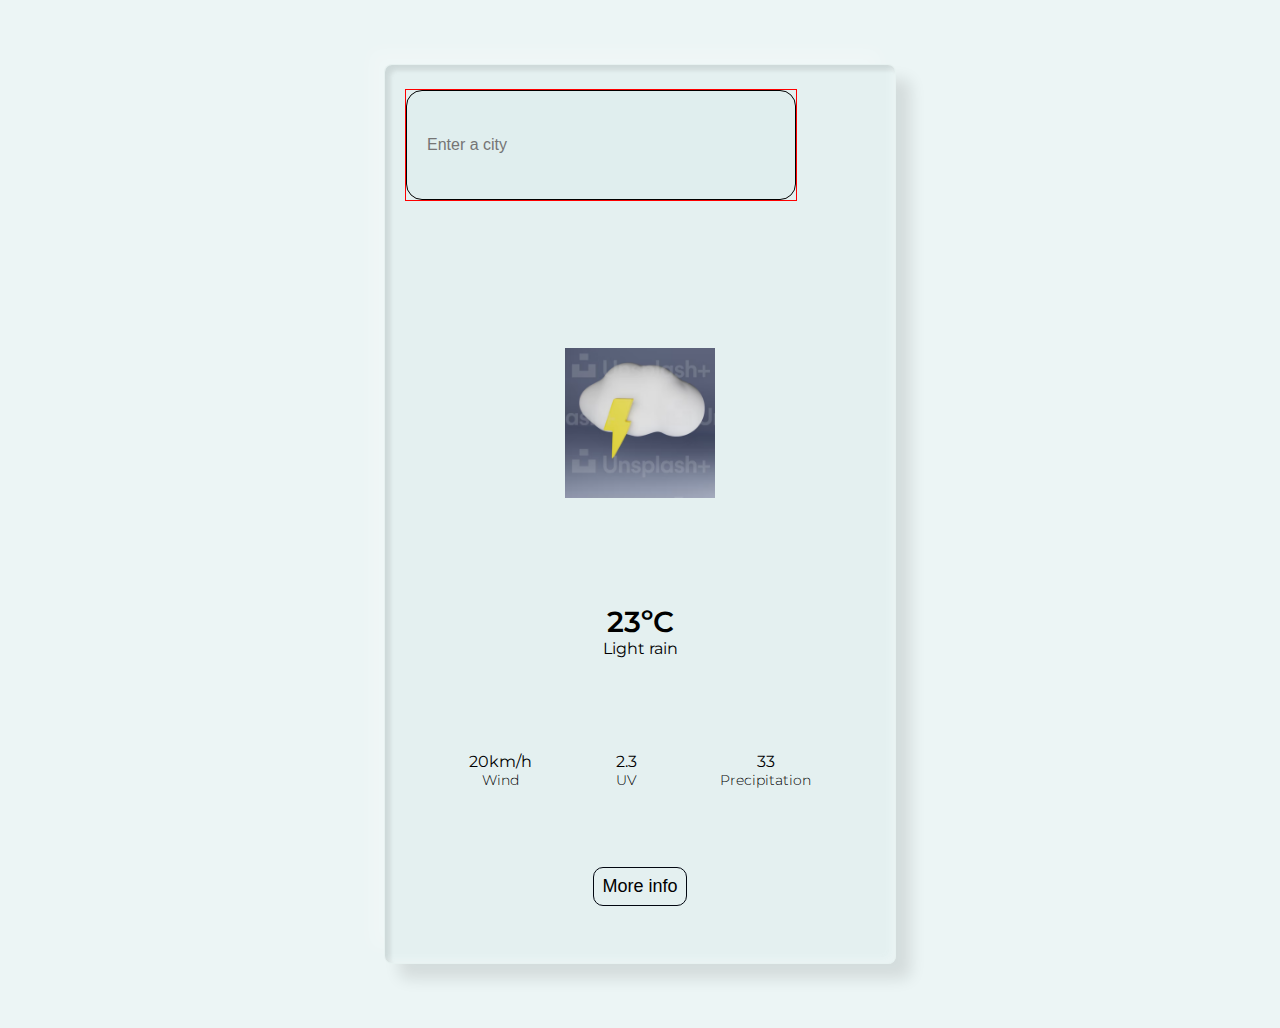
<file: index.html>
<!DOCTYPE html>
<html lang="en">
  <head>
    <meta charset="UTF-8" />
    <meta http-equiv="X-UA-Compatible" content="IE=edge" />
    <meta name="viewport" content="width=device-width, initial-scale=1.0" />
    <title>Document</title>
    <link rel="stylesheet" href="style.css" />
    <link
      rel="stylesheet"
      href="https://cdnjs.cloudflare.com/ajax/libs/font-awesome/6.3.0/css/all.min.css"
      integrity="sha512-SzlrxWUlpfuzQ+pcUCosxcglQRNAq/DZjVsC0lE40xsADsfeQoEypE+enwcOiGjk/bSuGGKHEyjSoQ1zVisanQ=="
      crossorigin="anonymous"
      referrerpolicy="no-referrer"
    />
    <script defer src="index.js"></script>
  </head>
  <body>
    <section class="main">
      <section class="header">
        <form class="location">
          <a href="" class="location-dot"><i class="fa fa-location-dot"></i></a>
          <input
            type="text"
            name="location"
            id="location"
            placeholder="Enter a city"
          />
          <a href="" class="searchBtn"
            ><i class="fa fa-magnifying-glass"></i
          ></a>
        </form>

        <div class="reload">
          <a href="" class="reloadBtn"
            ><i class="fa-solid fa-rotate-right"></i
          ></a>
        </div>
      </section>

      <section class="mid">
        <div class="conditions">
          <div class="icon">
            <div class="img-container">
              <img src="cloud.png" alt="cloud" />
            </div>
            <div class="temperature-container">
              <p class="temperature">23ºC</p>
            </div>
            <div class="description-container">
              <p class="description">Light rain</p>
            </div>
          </div>
        </div>
        <div class="other-conditions">
          <div>
            <i class="fa-solid fa-wind"></i>
            <p class="wind-data">20km/h</p>
            <p class="wind">Wind</p>
          </div>
          <div>
            <i class="fa-regular fa-sun"></i>
            <p class="uv-data">2.3</p>
            <p class="uv">UV</p>
          </div>
          <div>
            <i class="fa-solid fa-droplet"></i>
            <p class="precip-data">33</p>
            <p class="precip">Precipitation</p>
          </div>
        </div>
      </section>

      <section class="bottom">
        <div class="more-info">
          <button id="more-info-btn">More info</button>
          <!-- <i class="fa fa-arrow-down"></i> -->
        </div>

        <div class="hidden-info-main">
          <div class="hidden-info">
            <div>
              <i class="fa-solid fa-compass"></i>
              <span>Wind direction</span>
              <span class="wind-direction-data">data</span>
            </div>
            <div>
              <i class="fa-solid fa-temperature-half"></i>
              <span>Atmospheric pressure</span>
              <span class="atm-pressure-data">data</span>
            </div>
            <div>
              <i class="fa-solid fa-cloud"></i>
              <span>Humidity</span>
              <span class="humidity-data">data</span>
            </div>
            <div>
              <i class="fa-solid fa-eye-slash"></i>
              <span>Visibility</span>
              <span class="visibility-data">data</span>
            </div>
          </div>
          <div class="close-btn-div"><i class="fa fa-circle-xmark"></i></div>
        </div>
      </section>
    </section>
  </body>
</html>
<!-- src="//cdn.weatherapi.com/weather/64x64/day/296.png"
                alt="icon" -->
</file>
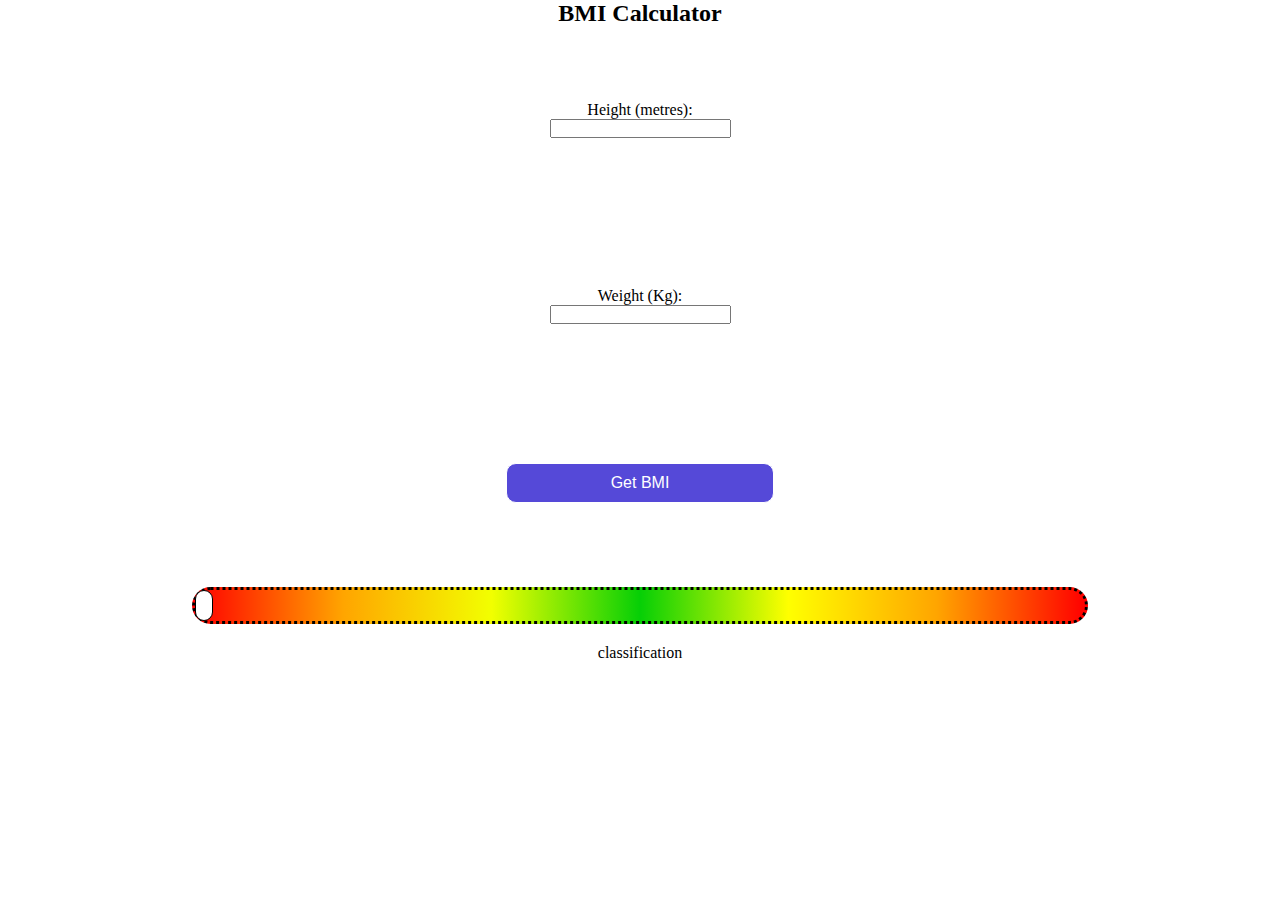
<file: bmiCalculator/index.html>
<!DOCTYPE html>
<html lang="en">
  <head>
    <meta charset="UTF-8" />
    <meta http-equiv="X-UA-Compatible" content="IE=edge" />
    <meta name="viewport" content="width=device-width, initial-scale=1.0" />
    <title>Document</title>
    <link
      href="https://cdn.jsdelivr.net/npm/bootstrap@5.3.0-alpha1/dist/css/bootstrap.min.css"
      rel="stylesheet"
      integrity="sha384-GLhlTQ8iRABdZLl6O3oVMWSktQOp6b7In1Zl3/Jr59b6EGGoI1aFkw7cmDA6j6gD"
      crossorigin="anonymous"
    />
    <script
      src="https://cdn.jsdelivr.net/npm/bootstrap@5.3.0-alpha1/dist/js/bootstrap.bundle.min.js"
      integrity="sha384-w76AqPfDkMBDXo30jS1Sgez6pr3x5MlQ1ZAGC+nuZB+EYdgRZgiwxhTBTkF7CXvN"
      crossorigin="anonymous"
    ></script>
    <link rel="stylesheet" href="style.css" />
    <script src="index.js" defer></script>
  </head>
  <body>
    <section>
      <h2 class="main-header">BMI Calculator</h2>
      <div>
        <div class="inputArea">
          <form action="" name="form">
            <div>
              <label for="height">Height (metres):</label>
              <input type="number" name="height" id="height" required />
            </div>

            <div>
              <label for="weight">Weight (Kg):</label>
              <input
                type="number"
                name="weight"
                id="weight"
                required="required"
              />
            </div>

            <button id="getBmi" class="btn btn-primary">Get BMI</button>
          </form>
        </div>
        <div>
          <p><span id="bmi"></span></p>
        </div>
        <div class="range">
          <span class="pointerParent">
            <span
              class="pointer"
            ></span>
          </span>
        </div>
        <p class="classification fs-3 fw-light">classification</p>
      </div>
    </section>
  </body>
</html>
</file>
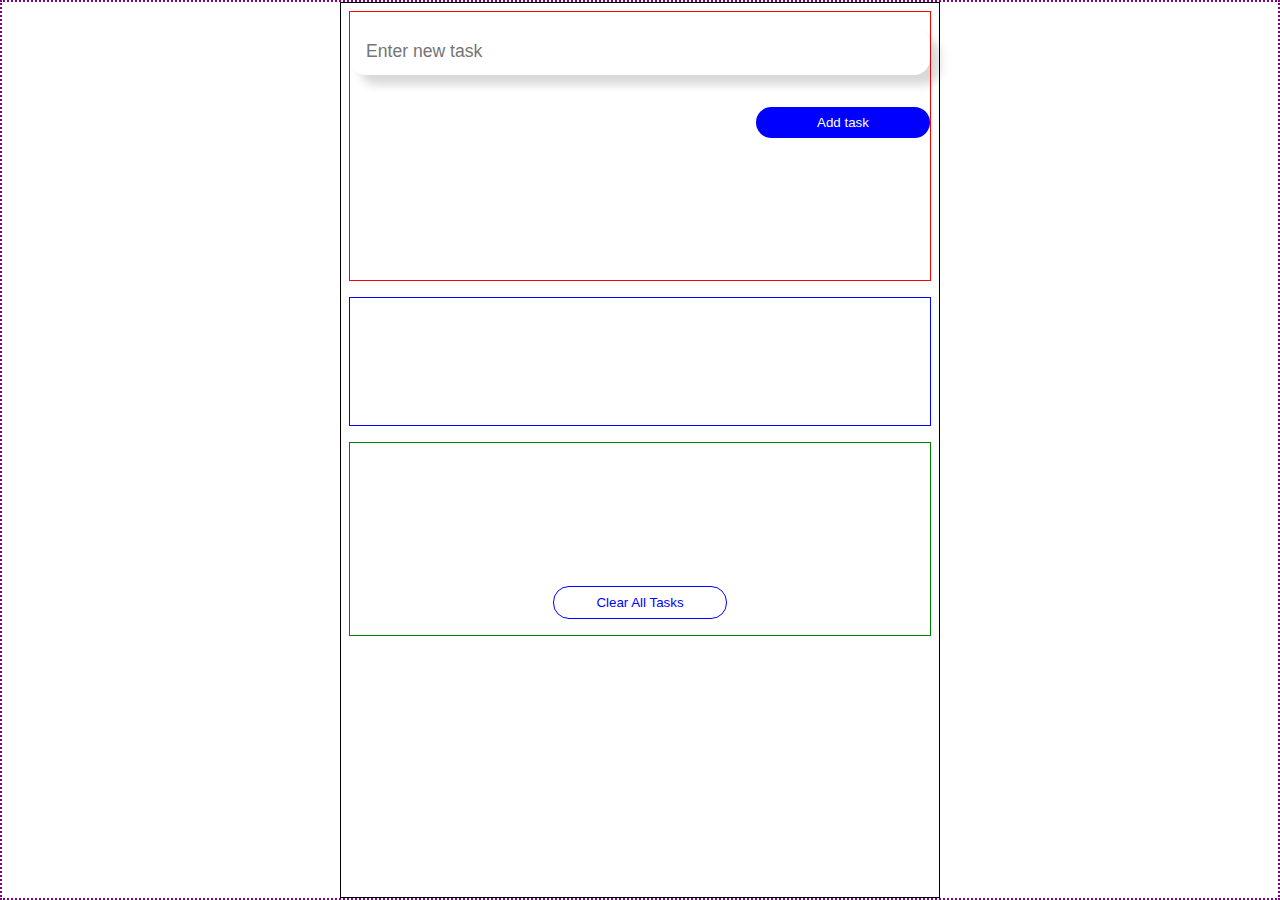
<file: ToDoList/task.html>
<!DOCTYPE html>
<html lang="en">
<head>
    <meta charset="UTF-8">
    <meta http-equiv="X-UA-Compatible" content="IE=edge">
    <meta name="viewport" content="width=image.png, initial-scale=1.0">
    <title>Document</title>
    <link rel="stylesheet" href="task.css">
    <link
      rel="stylesheet"
      href="https://cdnjs.cloudflare.com/ajax/libs/font-awesome/6.4.0/css/all.css"
      integrity="sha512-Z0kTB03S7BU+JFU0nw9mjSBcRnZm2Bvm0tzOX9/OuOuz01XQfOpa0w/N9u6Jf2f1OAdegdIPWZ9nIZZ+keEvBw=="
      crossorigin="anonymous"
      referrerpolicy="no-referrer"
    />
    <script defer src="task.js"></script>
</head>
<body>
    <section>
        <div class="input-field">
            <form action="" name="form">
                <input
                  type="text"
                  name="new-task"
                  id=""
                  placeholder="Enter new task"
                />
                <input type="submit" value="Add task" id="submit-task">
        </div>
        <div class="tasks">
            <ul>
                <li><input type="checkbox" name="" id="">task 1 <i class="fa-solid fa-xmark"></i></li>
                <li><input type="checkbox" name="" id="">task 2 <i class="fa-solid fa-xmark"></i></li>
                <li><input type="checkbox" name="" id="">task 3 <i class="fa-solid fa-xmark"></i></li>
            </ul>
        </div>
        <div class="clear-all">
            <button>Clear All Tasks</button>
        </div>
    </section>
</body>
</html>
</file>
<file: style.css>
@import url("https://fonts.googleapis.com/css2?family=Montserrat:wght@400&display=swap");

* {
  margin: 0;
  padding: 0;
  box-sizing: border-box;
}
body {
  font-family: "Montserrat", sans-serif;
  display: flex;
  justify-content: center;
  align-items: center;
  background-color: hsla(180, 30%, 89%, 0.514);
  padding: 5% 0;
}
.main {
  display: flex;
  flex-direction: column;
  /* align-items: space-between; */
  justify-content: space-between;
  background-color: hsla(180, 30%, 89%, 0.514);
  box-shadow: -15px -15px 15px rgba(255, 255, 255, 0.2),
    15px 15px 15px rgba(0, 0, 0, 0.1),
    inset -5px -5px 5px rgba(255, 255, 255, 0.2),
    inset 5px 5px 5px rgba(0, 0, 0, 0.1);
  border: 1px solid rgba(235, 243, 241, 0.452);
  height: 100vh;
  margin: 0 30%;
  width: 70%;
  min-width: 500px;
  border-radius: 8px;
  /* background-color: white; */
  /* padding: 5% 10%; */
}
/* .main > section{
    flex: 1;
} */

/* header section */
.header {
  /* border: 1px solid red; */
  display: flex;
  flex: 0.5;
}
.header > .location {
  width: 80%;
  border: 1px solid red;
  position: relative;
  /* height: 70%; */
  margin: 1.5rem 0;
  margin-left: 20px;
  /* background-color: rgba(122, 10, 192, 0.297); */
  /* display: flex;
  justify-content: center;
  align-items: center; */
  /* border: 1px solid red; */
}

.location * {
  /* border: 1px solid red; */
  height: 2rem;
}

.location > a {
  text-decoration: none;
  color: inherit;
  position: absolute;
  /* border: 1px solid blue; */
  display: flex;
  justify-content: center;
  align-items: center;
  height: 100%;
  padding: 3px;
  /* width: 15%; */
}

.location-dot {
  top: 0;
  left: 0;
}
.searchBtn {
  top: 0;
  right: 0;
}
/* .location-dot{
  position: absolute;
  top: 0;
  right: 0;

} */

.location > input[type="text"] {
  display: block;
  width: 100%;
  height: 100%;
  padding: 0 20px;
  font-size: inherit;
  background-color: hsla(180, 30%, 89%, 0.514);
  font-weight: 300;
  border-radius: 16px;
  border: 1px solid black;

  /* line-height: 40px; */
  /* padding-left: 10px; */
  /* text-align: center; */
}
a > i {
  font-size: 20px;
  /* display: flex;
  justify-content: center;
  align-items: center; */
}

.fa-location-dot {
  /* background-color: white; */
  border-radius: 7px 0 0 7px;
  /* border: 1px solid black; */
  display: flex;
  justify-content: center;
  align-items: center;
}
.location > .fa-magnifying-glass {
  background-color: white;
  border-radius: 0 7px 7px 0;
  /* border: 1px solid black; */
}
.header > .reload {
  width: 20%;
  /* background-color: rgba(24, 197, 203, 0.297); */
  display: flex;
  justify-content: center;
  align-items: center;
  /* font-size: 20px; */
}

.fa-rotate-right {
  color: black;
}

/* mid section */
.mid {
  /* border: 2px solid green; */
  flex: 2;
}

.mid > .conditions {
  height: 70%;
  /* border: 2px dotted orange; */
  /* background-color: rgba(87, 170, 225, 0.539); */
}

.conditions > .icon {
  /* border: 3px solid black; */
  display: flex;
  flex-direction: column;
  align-items: center;
  justify-content: space-evenly;
  padding: 1rem;
  height: 100%;
}

.description {
  text-align: center;
}

/* .icon * {
  /* border: 2px dotted purple; */
/* display: block;  */

.icon > .img-container {
  flex: 1;
  width: 100%;
  display: flex;
  align-items: center;
  justify-content: center;
}

.img-container > img {
  height: 150px;
  width: 150px;
  object-fit: cover;
}

.temperature-container > .temperature {
  font-weight: 600;
  font-size: 1.8rem;
}

.mid > .other-conditions {
  /* border: 1px solid red; */
  display: flex;
  justify-content: space-evenly;
  align-items: center;
  height: 30%;
}

.other-conditions * {
  text-align: center;
}

.wind,
.uv,
.precip {
  font-size: 14px;
  font-weight: 300;
}

/* bottom section */
.bottom {
  /* border: 1px solid blue; */
  flex: 0.3;
}

.bottom > .more-info {
  text-align: center;
}

.more-info * {
  margin: 0.3rem;
  font-size: 18px;
  display: block;
}

#more-info-btn {
  margin: 0 auto;
  cursor: pointer;
  padding: 8px;
  border-radius: 10px;
  border: 1px solid rgb(1, 6, 16);
  background-color: inherit;
  font-weight: 300;
  transition: all 0.4s;
}

#more-info-btn:hover {
  background-color: rgb(1, 6, 16);
  color: white;
  transform: translateY(-3px);
}

.hidden-info-main {
  transition: all 0.3s ease-in-out;
  display: none;
  position: absolute;
  top: 50%;
  left: 50%;
  transform: translate(-50%, -50%);
  height: 100vh;
  width: 100vw;
  /* background-color: rgba(128, 119, 211, 0.461); */
  backdrop-filter: blur(4px);
  background: linear-gradient(
    65deg,
    rgba(134, 186, 220, 0.463),
    rgba(167, 175, 220, 0.288),
    rgba(128, 119, 211, 0.461)
  );
  /* display: flex; */
  flex-direction: column;
  justify-content: center;
  align-items: center;
}

.hidden-info {
  display: flex;
  justify-content: center;
  align-items: center;
  border-radius: 16px;
  border: 1px solid rgba(255, 255, 255, 0.3);
  border-bottom: 1px solid rgba(255, 255, 255, 0.3);
  border-right: 1px solid rgba(255, 255, 255, 0.2);
  box-shadow: 0 25px 45px 0 rgba(0, 0, 0, 0.2);
  background-color: white;
  height: 60%;
  width: 70%;
  z-index: 1;
  opacity: 2;
  flex-direction: column;
  justify-content: space-evenly;
  align-items: center;
}

.hidden-info > * {
  border-bottom: 1px solid black;
  width: 80%;
  display: flex;
  align-items: center;
  justify-content: space-between;
  height: 2rem;
  font-size: inherit;
}

.close-btn-div {
  border: 1px solid red;
  margin: 1rem;
  padding: 1rem;
}

.fa-circle-xmark {
  font-size: 30px;
  cursor: pointer;
  color: rgba(55, 54, 65, 0.413);
}

.show {
  display: flex;
}

@media screen and (width <= 500px) {
  .main {
    width: 100%;
  }
}
</file>
<file: bmiCalculator/style.css>
* {
  margin: 0;
  padding: 0;
  box-sizing: border-box;
}
body {
  font-size: 16px;
}
section {
  height: 100vh;
  text-align: center;
  /* display: flex;
    align-items: center;
    justify-content: center; */
}

.inputArea {
  height: 60vh;
  display: flex;
  align-items: center;
  justify-content: center;
  min-width: 500px;
}

form {
  display: flex;
  align-items: center;
  height: 100%;
  width: 70%;
  min-width: 700px;
  justify-content: center;
  flex-direction: column;
  justify-content: space-around;
  text-align: start;
}

form > div {
  display: block;
  display: flex;
  flex-direction: column;
  align-items: center;
  padding: 10px;
  width: 100%;
}

input[type="text"] {
  border-radius: 6px;
  border: 1px solid hsla(240, 1%, 15%, 0.779);
  height: 25px;
  margin: 10px;
  padding: 3px;
  width: 30%;
}

#getBmi {
  background-color: rgba(67, 54, 212, 0.906);
  color: white;
  border: 1px solid;
  padding: 10px;
  border-radius: 10px;
  width: 30%;
  font-size: 16px;
  cursor: pointer;
}

.range {
  display: flex;
  align-items: center;
  justify-content: center;
}
.range > .pointerParent {
  margin: 20px;
  border-radius: 1.8rem;
  height: 2.3rem;
  width: 70%;
  display: block;
  background-image: linear-gradient(
    to right,
    red,
    orange,
    rgb(242, 255, 0),
    rgb(6, 207, 6),
    yellow,
    orange,
    red
  );
}

.pointerParent {
  position: relative;
  border: 3px dotted black ;
}

.pointer {
  position: absolute;
  height: 100%;
  display: flex;
  border: 1px solid black;
  width: 2%;
  /* left: 90%; */
  background-color: white;
  border-radius: 16px;
  transition: transform .3s ease 0s;
  
}

.pointer :hover{
  transform: translateX(120px);
}
</file>
<file: ToDoList/task.css>
* {
  margin: 0;
  padding: 0;
  box-sizing: border-box;
}

body {
  border: 2px dotted purple;
  height: 100vh;
  font-size: 1rem;

  /* display: flex;
  justify-content: center;
  align-items: center; */
}

section {
  border: 1px solid black;
  height: 100%;
  display: flex;
  flex-direction: column;
  max-width: 600px;
  margin: 0 auto;
}

section > * {
  flex-grow: 0.2;
  margin: 0.5rem;
}

.input-field {
  border: 1px solid red;
}

.input-field form {
  display: flex;
  flex-direction: column;
}

form input[type="text"] {
  width: 100%;
  box-shadow: 10px 10px 10px rgba(0, 0, 0, 0.151);
  border: none;
  padding: 0.8rem 1rem;
  font-size: 1.1rem;
  border-radius: 1rem;
  margin: 1rem 0;
  outline: none;
}
form input[type="submit"] {
  width: 30%;
  align-self: flex-end;
  margin: 1rem 0;
  background-color: blue;
  border: none;
  padding: 0.6em 0.2em;
  color: white;
  border-radius: 1rem;
  cursor: pointer;
}

input[type="checkbox"] {
  margin: 0 0.2rem;
}

.tasks {
  border: 1px solid blue;
  /* margin-left: 50px; */
}

.tasks ul {
  margin-left: 10px;
  list-style: none;
}

ul li {
  background-color: cyan;
  border: 1px solid blue;
  position: relative;
}

li > i {
  /* align-self: flex-end; */
  /* background-color: red; */
  position: absolute;
  right: 0;
  width: 10%;
}

.clear-all {
  border: 1px solid green;
  display: flex;
  align-items: center;
  justify-content: center;
}

.clear-all button {
  width: 30%;
  align-self: flex-end;
  margin: 1rem 0.5rem;
  background-color: white;
  border: 1px solid blue;
  padding: 0.6em 0.2em;
  color: blue;
  border-radius: 1rem;
  font-weight: 500;
  cursor: pointer;
  transition: all 0.3s ease-in-out;
}

.clear-all button:active,
.clear-all button:hover {
  background-color: blue;
  color: white;
  border: none;
}
</file>
